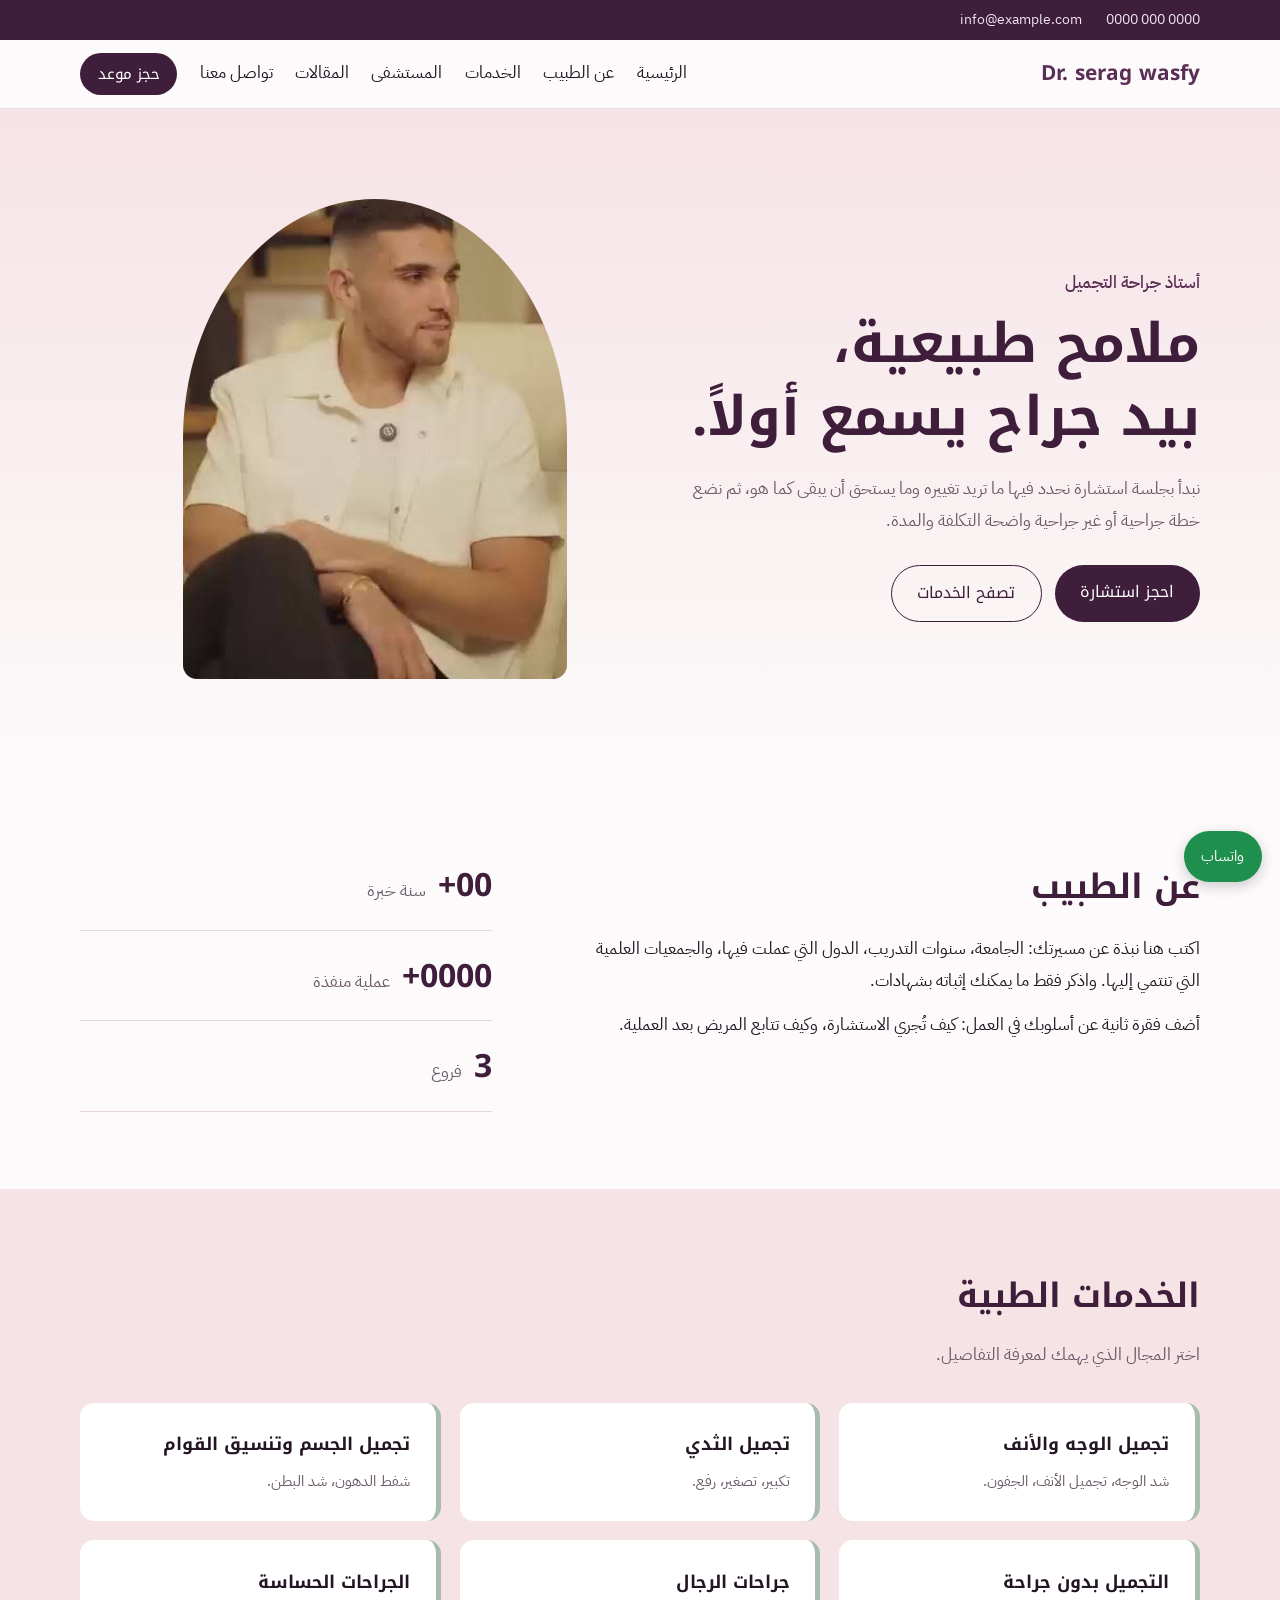
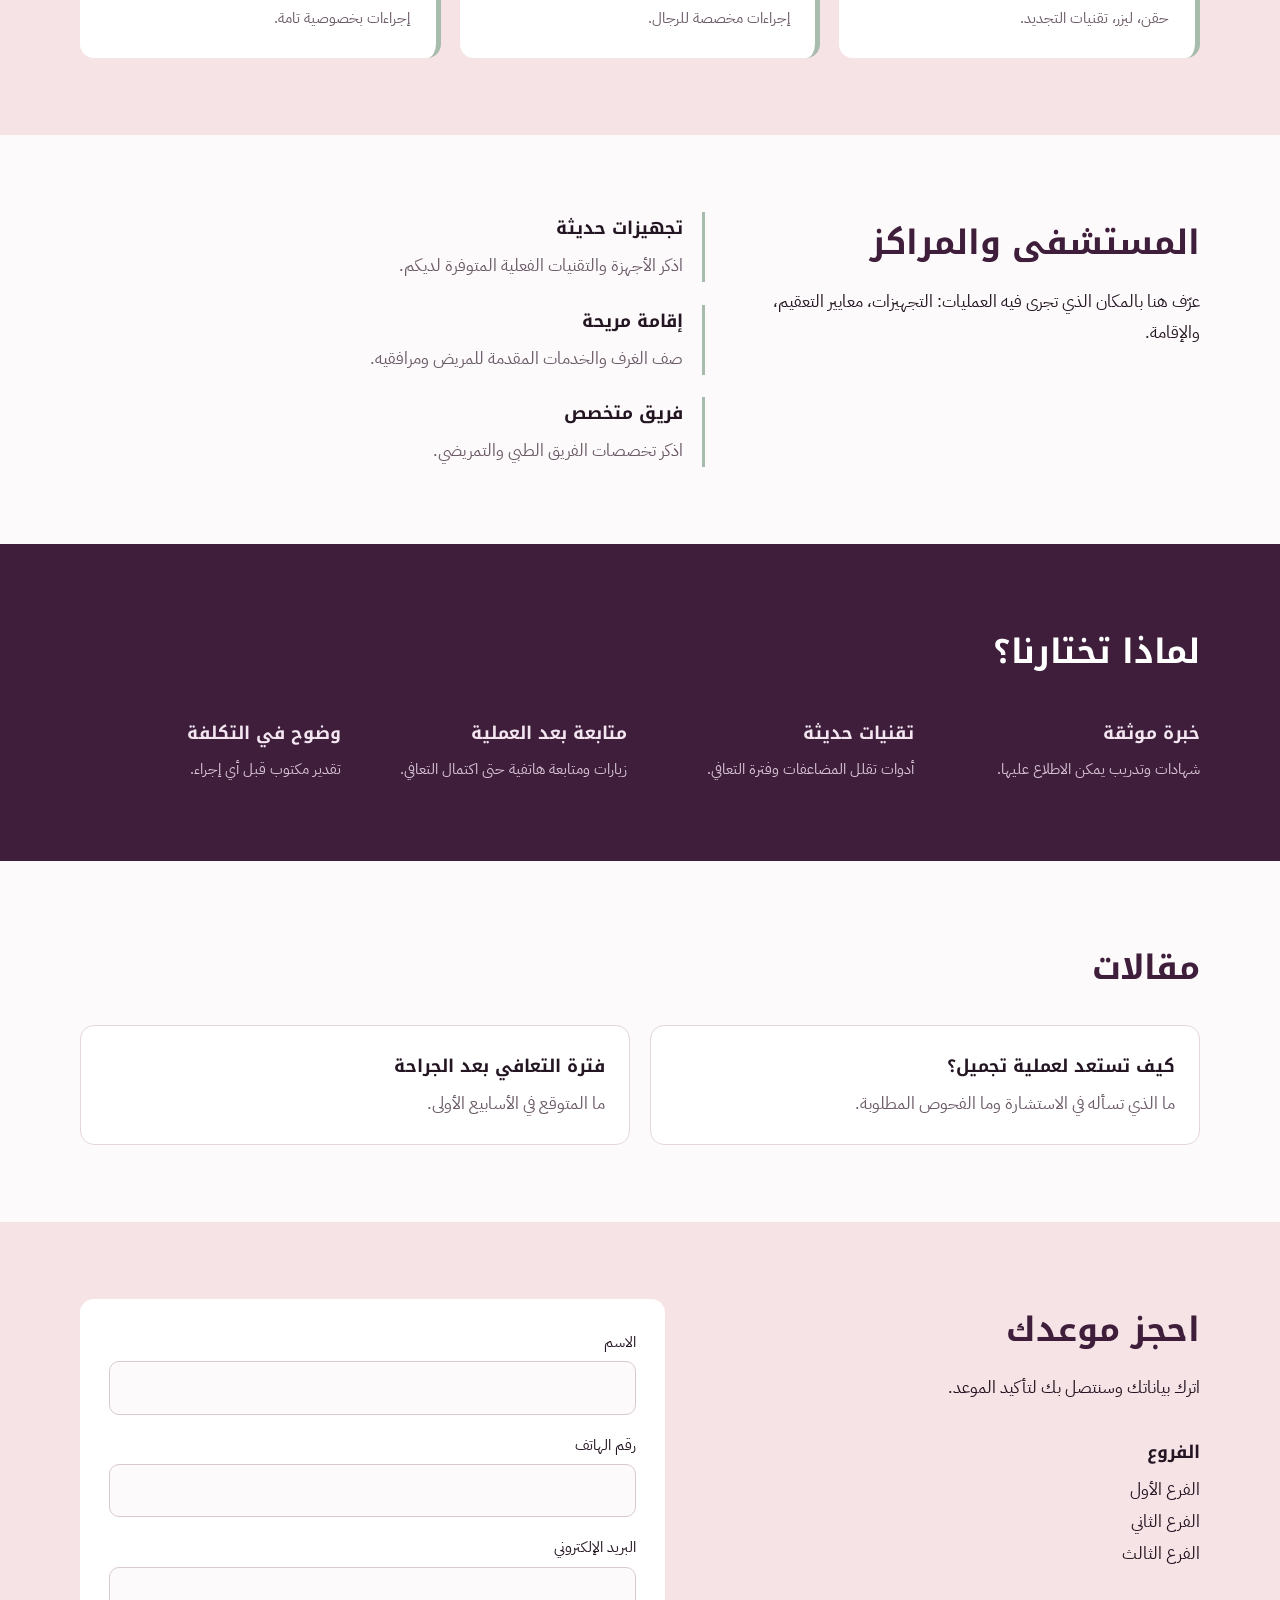
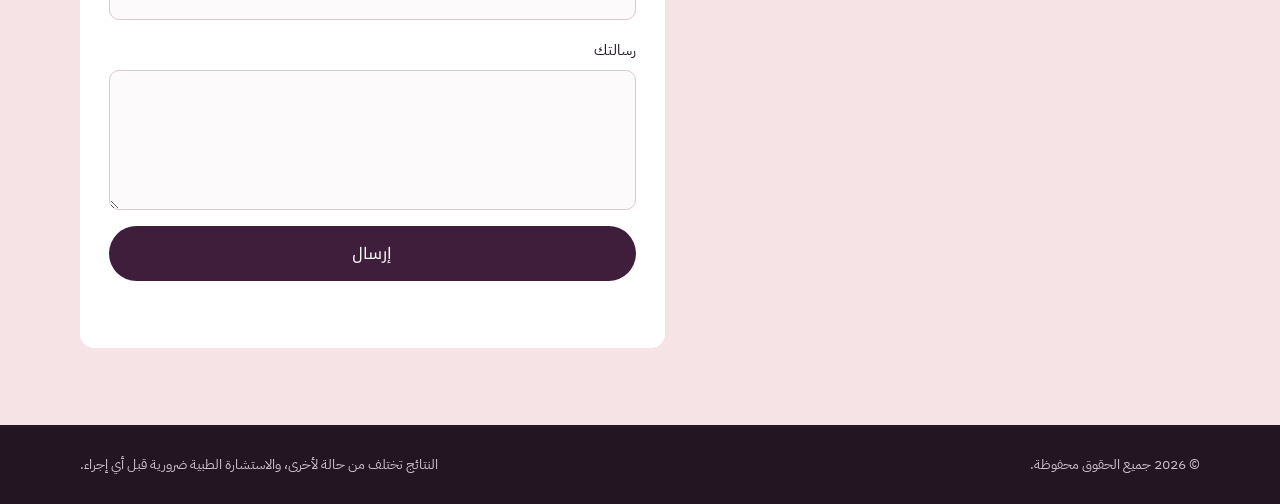
<file: index.html>
<!DOCTYPE html>
<html lang="ar" dir="rtl">
<head>
  <meta charset="UTF-8">
  <meta name="viewport" content="width=device-width, initial-scale=1">
  <title>عيادة التجميل</title>
  <meta name="description" content="">
  <link rel="preconnect" href="https://fonts.googleapis.com">
  <link rel="preconnect" href="https://fonts.gstatic.com" crossorigin>
  <link href="https://fonts.googleapis.com/css2?family=Noto+Kufi+Arabic:wght@500;700&family=IBM+Plex+Sans+Arabic:wght@400;500&display=swap" rel="stylesheet">
  <link rel="stylesheet" href="style.css">
</head>
<body>
  <a class="skip" href="#content">تخطي إلى المحتوى</a>

  <div class="topbar">
    <div class="container topbar-inner">
      <a id="top-phone" href="#"></a>
      <a id="top-email" href="#"></a>
    </div>
  </div>

  <header class="header">
    <div class="container header-inner">
      <a href="#home" class="logo"><span data-bind="settings.logoPrefix"></span> <span data-bind="settings.doctorName"></span></a>
      <button class="menu-btn" aria-label="القائمة" aria-expanded="false" aria-controls="nav"><span></span><span></span><span></span></button>
      <nav id="nav" class="nav"></nav>
    </div>
  </header>

  <main id="content">
    <section class="hero" id="home">
      <div class="container hero-grid">
        <div class="hero-text">
          <p class="hero-role" data-bind="hero.role"></p>
          <h1 data-bind="hero.title"></h1>
          <p class="lead" data-bind="hero.lead"></p>
          <div class="hero-actions">
            <a class="btn" data-bind="hero.btn1" data-href="hero.btn1Link" href="#"></a>
            <a class="btn btn-ghost" data-bind="hero.btn2" data-href="hero.btn2Link" href="#"></a>
          </div>
        </div>
        <div class="hero-visual" id="hero-visual" aria-hidden="true">
          <div class="shape shape-a"></div>
          <div class="shape shape-b"></div>
          <p class="hero-note">ضع هنا صورة الطبيب</p>
        </div>
      </div>
    </section>

    <section class="section" id="about" data-section="about">
      <div class="container about-grid">
        <div>
          <h2 data-bind="about.title"></h2>
          <p data-bind="about.p1"></p>
          <p data-bind="about.p2"></p>
        </div>
        <ul class="facts" id="facts"></ul>
      </div>
    </section>

    <section class="section section-tint" id="services" data-section="services">
      <div class="container">
        <h2 data-bind="services.title"></h2>
        <p class="section-sub" data-bind="services.subtitle"></p>
        <div class="services" id="services-list"></div>
      </div>
    </section>

    <section class="section" id="hospital" data-section="hospital">
      <div class="container split">
        <div>
          <h2 data-bind="hospital.title"></h2>
          <p data-bind="hospital.text"></p>
        </div>
        <ul class="points" id="points"></ul>
      </div>
    </section>

    <section class="section section-dark" id="why" data-section="why">
      <div class="container">
        <h2 data-bind="why.title"></h2>
        <div class="why" id="why-list"></div>
      </div>
    </section>

    <section class="section" id="articles" data-section="articles">
      <div class="container">
        <h2 data-bind="articles.title"></h2>
        <div class="articles" id="articles-list"></div>
      </div>
    </section>

    <section class="section section-tint" id="contact" data-section="contact">
      <div class="container contact-grid">
        <div>
          <h2 data-bind="contact.title"></h2>
          <p data-bind="contact.text"></p>
          <h3 class="branches-title" data-bind="contact.branchesTitle"></h3>
          <ul class="branches" id="branches"></ul>
        </div>
        <form id="contact-form" novalidate>
          <label>الاسم<input name="name" type="text" required autocomplete="name"></label>
          <label>رقم الهاتف<input name="phone" type="tel" required autocomplete="tel" inputmode="tel"></label>
          <label>البريد الإلكتروني<input name="email" type="email" autocomplete="email"></label>
          <label>رسالتك<textarea name="message" rows="4"></textarea></label>
          <button type="submit" class="btn">إرسال</button>
          <p class="form-status" role="status" aria-live="polite"></p>
        </form>
      </div>
    </section>
  </main>

  <footer class="footer">
    <div class="container footer-inner">
      <p>© <span id="year"></span> <span data-bind="settings.footerText"></span></p>
      <p class="disclaimer" data-bind="settings.disclaimer"></p>
    </div>
  </footer>

  <a class="wa" id="wa" href="#" aria-label="واتساب">واتساب</a>

  <script>document.write('<script src="data.js?t=' + Date.now() + '"><\/script>');</script>
  <script src="render.js"></script>
  <script src="script.js"></script>
</body>
</html>
</file>
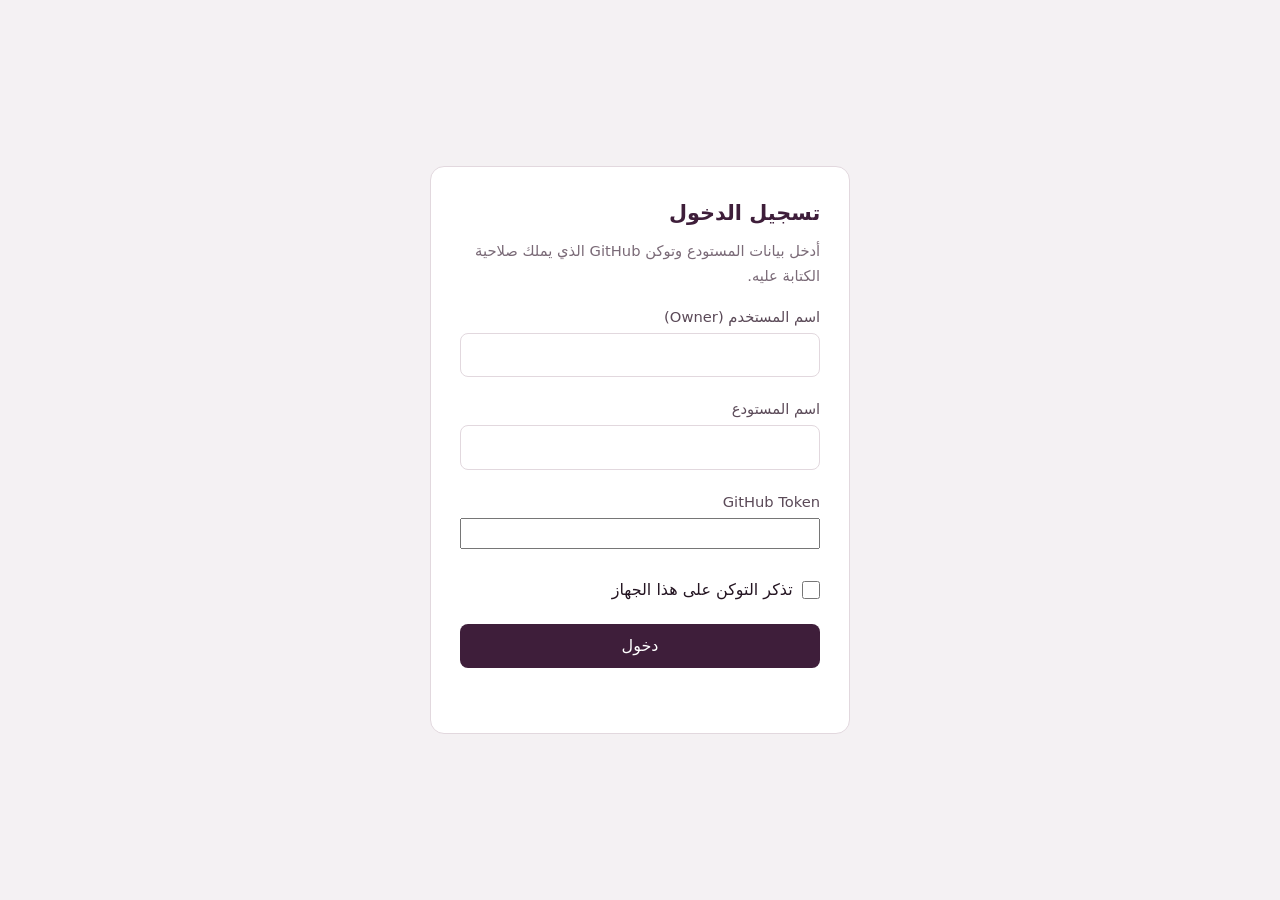
<file: admin.html>
<!DOCTYPE html>
<html lang="ar" dir="rtl">
<head>
  <meta charset="UTF-8">
  <meta name="viewport" content="width=device-width, initial-scale=1">
  <title>لوحة التحكم</title>
  <meta name="robots" content="noindex,nofollow">
  <link rel="stylesheet" href="admin.css">
</head>
<body>
    <div id="gate" class="gate" hidden>
    <form id="gate-form" class="gate-card">
      <h1>تسجيل الدخول</h1>
      <p>أدخل بيانات المستودع وتوكن GitHub الذي يملك صلاحية الكتابة عليه.</p>
      <label class="field"><span>اسم المستخدم (Owner)</span><input id="g-owner" type="text" required autocomplete="off"></label>
      <label class="field"><span>اسم المستودع</span><input id="g-repo" type="text" required autocomplete="off"></label>
      <label class="field"><span>GitHub Token</span><input id="g-token" type="password" required autocomplete="off"></label>
      <label class="check"><input id="g-remember" type="checkbox"><span>تذكر التوكن على هذا الجهاز</span></label>
      <button class="btn" type="submit">دخول</button>
      <p id="g-status" class="g-status" role="alert"></p>
    </form>
  </div>
  <div class="app" hidden>
    <aside class="side">
      <div class="brand">لوحة التحكم</div>
      <nav id="menu"></nav>
      <a class="view-site" href="index.html" target="_blank" rel="noopener">فتح الموقع</a>
    </aside>
    <main class="main">
      <header class="bar">
        <button id="toggle" class="icon-btn" aria-label="القائمة">☰</button>
        <h1 id="title"></h1>
        <span id="toast" class="toast" role="status" aria-live="polite"></span>
        <span id="dirty" class="dirty" hidden>تعديلات غير منشورة</span>
        <button id="publish" class="btn" type="button">نشر على GitHub</button>
      </header>
      <div id="content" class="content"></div>
    </main>
  </div>
  <script>document.write('<script src="data.js?t=' + Date.now() + '"><\/script>');</script>
  <script src="admin.js"></script>
</body>
</html>
</file>
<file: style.css>
:root{
  --plum:#3E1E3A;
  --plum-2:#5A2D54;
  --blush:#F6E3E6;
  --sage:#A8BCAE;
  --paper:#FCFAFA;
  --ink:#241522;
  --muted:#6B5A68;
  --radius:14px;
}
*{box-sizing:border-box;margin:0}
html{scroll-behavior:smooth;scroll-padding-top:80px}
body{font-family:"IBM Plex Sans Arabic",system-ui,sans-serif;background:var(--paper);color:var(--ink);line-height:1.9;font-size:1.05rem}
h1,h2,h3,.logo,.btn{font-family:"Noto Kufi Arabic","IBM Plex Sans Arabic",sans-serif}
h1{font-size:clamp(2rem,5vw,3.4rem);line-height:1.35;color:var(--plum)}
h2{font-size:clamp(1.5rem,3vw,2.1rem);margin-bottom:.6rem;color:var(--plum)}
h3{font-size:1.1rem;margin-bottom:.3rem}
a{color:inherit;text-decoration:none}
:focus-visible{outline:3px solid var(--sage);outline-offset:3px}
.container{width:min(1120px,92%);margin-inline:auto}
.skip{position:absolute;inset-inline-start:-999px;top:0;background:#fff;padding:.5rem 1rem;z-index:100}
.skip:focus{inset-inline-start:0}

.topbar{background:var(--plum);color:#f3e6f1;font-size:.9rem}
.topbar-inner{display:flex;gap:1.5rem;justify-content:flex-start;padding:.4rem 0}

.header{position:sticky;top:0;background:rgba(252,250,250,.95);backdrop-filter:blur(8px);border-bottom:1px solid #eadde0;z-index:50}
.header-inner{display:flex;align-items:center;justify-content:space-between;min-height:68px}
.logo{font-weight:700;font-size:1.3rem;color:var(--plum)}
.logo span{color:var(--plum-2)}
.nav{display:flex;align-items:center;gap:1.4rem}
.nav a:not(.btn){padding:.3rem 0;border-bottom:2px solid transparent}
.nav a:not(.btn):hover{border-color:var(--sage)}
.menu-btn{display:none;background:none;border:0;padding:.5rem;cursor:pointer}
.menu-btn span{display:block;width:24px;height:2px;background:var(--plum);margin:5px 0;transition:.2s}

.btn{display:inline-block;background:var(--plum);color:#fff;padding:.75rem 1.6rem;border-radius:999px;border:0;font-size:1rem;cursor:pointer;transition:background .2s}
.btn:hover{background:var(--plum-2)}
.btn-small{padding:.4rem 1.1rem;font-size:.95rem}
.btn-ghost{background:transparent;color:var(--plum);border:1.5px solid var(--plum)}
.btn-ghost:hover{background:var(--blush)}

.hero{padding:clamp(2.5rem,7vw,6rem) 0;background:linear-gradient(180deg,var(--blush),var(--paper))}
.hero-grid{display:grid;grid-template-columns:1.2fr 1fr;gap:3rem;align-items:center}
.hero-role{color:var(--plum-2);font-weight:500;margin-bottom:.5rem}
.lead{margin:1.2rem 0 1.8rem;color:var(--muted);max-width:52ch}
.hero-actions{display:flex;gap:.8rem;flex-wrap:wrap}
.hero-visual{position:relative;aspect-ratio:4/5;max-height:480px}
.shape{position:absolute;border-radius:50% 50% 14px 14px}
.shape-a{inset:0 10% 0 0;background:var(--plum)}
.shape-b{inset:12% 0 -4% 22%;background:var(--sage);border-radius:14px 14px 50% 50%;opacity:.75}
.hero-note{position:absolute;inset:0;display:grid;place-items:center;color:#f3e6f1;font-size:.95rem}

.section{padding:clamp(3rem,6vw,5rem) 0}
.section-tint{background:var(--blush)}
.section-dark{background:var(--plum);color:#f3e6f1}
.section-dark h2{color:#fff}
.section-sub{color:var(--muted);margin-bottom:2rem}

.about-grid{display:grid;grid-template-columns:1.6fr 1fr;gap:3rem;align-items:start}
.about-grid p{margin-top:.8rem;max-width:62ch}
.facts{list-style:none;padding:0;display:grid;gap:1rem}
.facts li{display:flex;align-items:baseline;gap:.8rem;border-bottom:1px solid #e6d6da;padding-bottom:.8rem}
.facts strong{font-family:"Noto Kufi Arabic";font-size:2rem;color:var(--plum)}
.facts span{color:var(--muted)}

.services{display:grid;grid-template-columns:repeat(3,1fr);gap:1.2rem}
.service{background:#fff;padding:1.6rem;border-radius:var(--radius);border-inline-start:5px solid var(--sage);transition:transform .2s,border-color .2s}
.service:hover{transform:translateY(-3px);border-color:var(--plum)}
.service p{color:var(--muted);font-size:.95rem}

.split{display:grid;grid-template-columns:1fr 1.4fr;gap:3rem}
.points{list-style:none;padding:0;display:grid;gap:1.4rem}
.points li{padding-inline-start:1.2rem;border-inline-start:3px solid var(--sage)}
.points p{color:var(--muted)}

.why{display:grid;grid-template-columns:repeat(4,1fr);gap:1.6rem;margin-top:2rem}
.why p{color:#d8c4d5;font-size:.95rem}

.articles{display:grid;grid-template-columns:repeat(2,1fr);gap:1.2rem;margin-top:1.5rem}
.article{padding:1.5rem;border:1px solid #e6d6da;border-radius:var(--radius);background:#fff}
.article:hover h3{color:var(--plum-2);text-decoration:underline}
.article p{color:var(--muted)}

.contact-grid{display:grid;grid-template-columns:1fr 1.2fr;gap:3rem}
.branches-title{margin-top:2rem}
.branches{padding:0;list-style:none}
.branches a:hover{text-decoration:underline}
form{display:grid;gap:1rem;background:#fff;padding:1.8rem;border-radius:var(--radius)}
label{display:grid;gap:.3rem;font-size:.95rem}
input,textarea{font:inherit;padding:.7rem .9rem;border:1.5px solid #d9c9cd;border-radius:10px;background:var(--paper)}
input:focus,textarea:focus{outline:none;border-color:var(--plum)}
input.invalid{border-color:#b3261e}
.form-status{min-height:1.5em;font-size:.95rem}
.form-status.ok{color:#2d6a3e}
.form-status.err{color:#b3261e}

.footer{background:var(--ink);color:#cdbfcb;padding:1.6rem 0;font-size:.9rem}
.footer-inner{display:flex;justify-content:space-between;gap:1rem;flex-wrap:wrap}

.wa{position:fixed;inset-block-end:18px;inset-inline-start:18px;background:#1f8f4e;color:#fff;padding:.7rem 1.1rem;border-radius:999px;font-size:.95rem;box-shadow:0 4px 14px rgba(0,0,0,.2);z-index:60}

@media (max-width:900px){
  .hero-grid,.about-grid,.split,.contact-grid{grid-template-columns:1fr}
  .hero-visual{max-height:320px;order:-1}
  .services,.why{grid-template-columns:repeat(2,1fr)}
  .articles{grid-template-columns:1fr}
  .menu-btn{display:block}
  .nav{position:absolute;inset-inline:0;top:100%;background:var(--paper);flex-direction:column;align-items:flex-start;padding:1rem 4%;gap:.8rem;border-bottom:1px solid #eadde0;display:none}
  .nav.open{display:flex}
}
@media (max-width:560px){
  .services,.why{grid-template-columns:1fr}
}
@media (prefers-reduced-motion:reduce){
  html{scroll-behavior:auto}
  *{transition:none!important}
}

/* Hero image + hidden sections */
.hero-visual img{width:100%;height:100%;object-fit:cover;border-radius:50% 50% 14px 14px}
.hero h1{white-space:pre-line}
[hidden]{display:none!important}
</file>
<file: admin.css>
:root{--p:#3E1E3A;--p2:#5A2D54;--bg:#f4f1f3;--line:#e2d8de;--danger:#b3261e;--ok:#2d6a3e}
*{box-sizing:border-box;margin:0}
body{font-family:"IBM Plex Sans Arabic",system-ui,sans-serif;background:var(--bg);color:#241522;line-height:1.7}
button,input,textarea,select{font:inherit}
.app{display:grid;grid-template-columns:250px 1fr;min-height:100vh}
.side{background:var(--p);color:#f3e6f1;padding:1.2rem 0;display:flex;flex-direction:column;position:sticky;top:0;height:100vh}
.brand{font-weight:700;font-size:1.2rem;padding:0 1.2rem 1rem;border-bottom:1px solid rgba(255,255,255,.15)}
#menu{display:flex;flex-direction:column;padding:.8rem 0;overflow:auto;flex:1}
#menu button{background:none;border:0;color:inherit;text-align:start;padding:.65rem 1.2rem;cursor:pointer;display:flex;justify-content:space-between;align-items:center;border-inline-start:4px solid transparent}
#menu button:hover{background:rgba(255,255,255,.08)}
#menu button.active{background:rgba(255,255,255,.14);border-color:#A8BCAE}
.badge{background:#A8BCAE;color:var(--p);border-radius:99px;font-size:.78rem;padding:0 .5rem}
.view-site{color:#f3e6f1;padding:.8rem 1.2rem;border-top:1px solid rgba(255,255,255,.15);text-decoration:none}
.bar{display:flex;align-items:center;gap:1rem;padding:.9rem 1.5rem;background:#fff;border-bottom:1px solid var(--line);position:sticky;top:0;z-index:5}
.bar h1{font-size:1.2rem;color:var(--p)}
.icon-btn{display:none;background:none;border:1px solid var(--line);border-radius:8px;padding:.2rem .6rem;cursor:pointer}
.toast{margin-inline-start:auto;color:var(--ok);font-size:.9rem;opacity:0;transition:opacity .3s}
.toast.show{opacity:1}
.content{padding:1.5rem;max-width:860px}
.card{background:#fff;border:1px solid var(--line);border-radius:12px;padding:1.2rem;margin-bottom:1rem}
.card-head{display:flex;align-items:center;gap:.5rem;margin-bottom:.8rem}
.card-head strong{flex:1;color:var(--p);overflow:hidden;text-overflow:ellipsis;white-space:nowrap}
.field{display:grid;gap:.25rem;margin-bottom:.8rem;font-size:.92rem}
.field>span{font-weight:500;color:#5b4a58}
input[type=text],input[type=url],input[type=tel],input[type=email],textarea{width:100%;padding:.55rem .75rem;border:1.5px solid var(--line);border-radius:8px;background:#fff}
textarea{resize:vertical;min-height:80px}
input:focus,textarea:focus{outline:none;border-color:var(--p2)}
input[type=color]{width:60px;height:36px;border:1.5px solid var(--line);border-radius:8px;padding:2px;background:#fff}
.check{display:flex;align-items:center;gap:.6rem;padding:.5rem 0}
.check input{width:18px;height:18px;accent-color:var(--p)}
.btn{background:var(--p);color:#fff;border:0;border-radius:8px;padding:.5rem 1.1rem;cursor:pointer}
.btn:hover{background:var(--p2)}
.btn.ghost{background:#fff;color:var(--p);border:1.5px solid var(--p)}
.btn.danger{background:var(--danger)}
.mini{background:#fff;border:1px solid var(--line);border-radius:6px;padding:.15rem .55rem;cursor:pointer}
.mini:hover{background:#f4eaf1}
.mini.danger{color:var(--danger)}
.mini:disabled{opacity:.35;cursor:default}
.toolbar{display:flex;gap:.6rem;flex-wrap:wrap;margin-bottom:1rem;align-items:center}
.empty{color:#7a6a77;padding:1rem 0}
.img-prev{max-width:180px;max-height:140px;border-radius:8px;display:block;margin:.4rem 0;border:1px solid var(--line)}
.msg dl{display:grid;grid-template-columns:90px 1fr;gap:.2rem .8rem;font-size:.92rem}
.msg dt{color:#7a6a77}
.hint{color:#7a6a77;font-size:.88rem;margin-bottom:1rem}
h2.sub{font-size:1.05rem;color:var(--p);margin:1.5rem 0 .8rem}
@media (max-width:820px){
  .app{grid-template-columns:1fr}
  .side{position:fixed;inset-block:0;inset-inline-start:0;width:250px;z-index:20;transform:translateX(100%);transition:transform .2s}
  .side.open{transform:none}
  .icon-btn{display:block}
}

[hidden]{display:none!important}
.gate{min-height:100vh;display:grid;place-items:center;padding:1rem;background:var(--bg)}
.gate-card{background:#fff;border:1px solid var(--line);border-radius:14px;padding:1.8rem;width:min(420px,100%);display:grid;gap:.4rem}
.gate-card h1{color:var(--p);font-size:1.3rem}
.gate-card p{color:#7a6a77;font-size:.92rem;margin-bottom:.6rem}
.gate-card .btn{margin-top:.4rem}
.g-status{color:var(--danger)!important;min-height:1.4em}

.dirty{background:#fff3cd;color:#7a5a00;border:1px solid #f0d98a;border-radius:99px;padding:.1rem .7rem;font-size:.85rem}
.bar .btn{white-space:nowrap}
</file>
